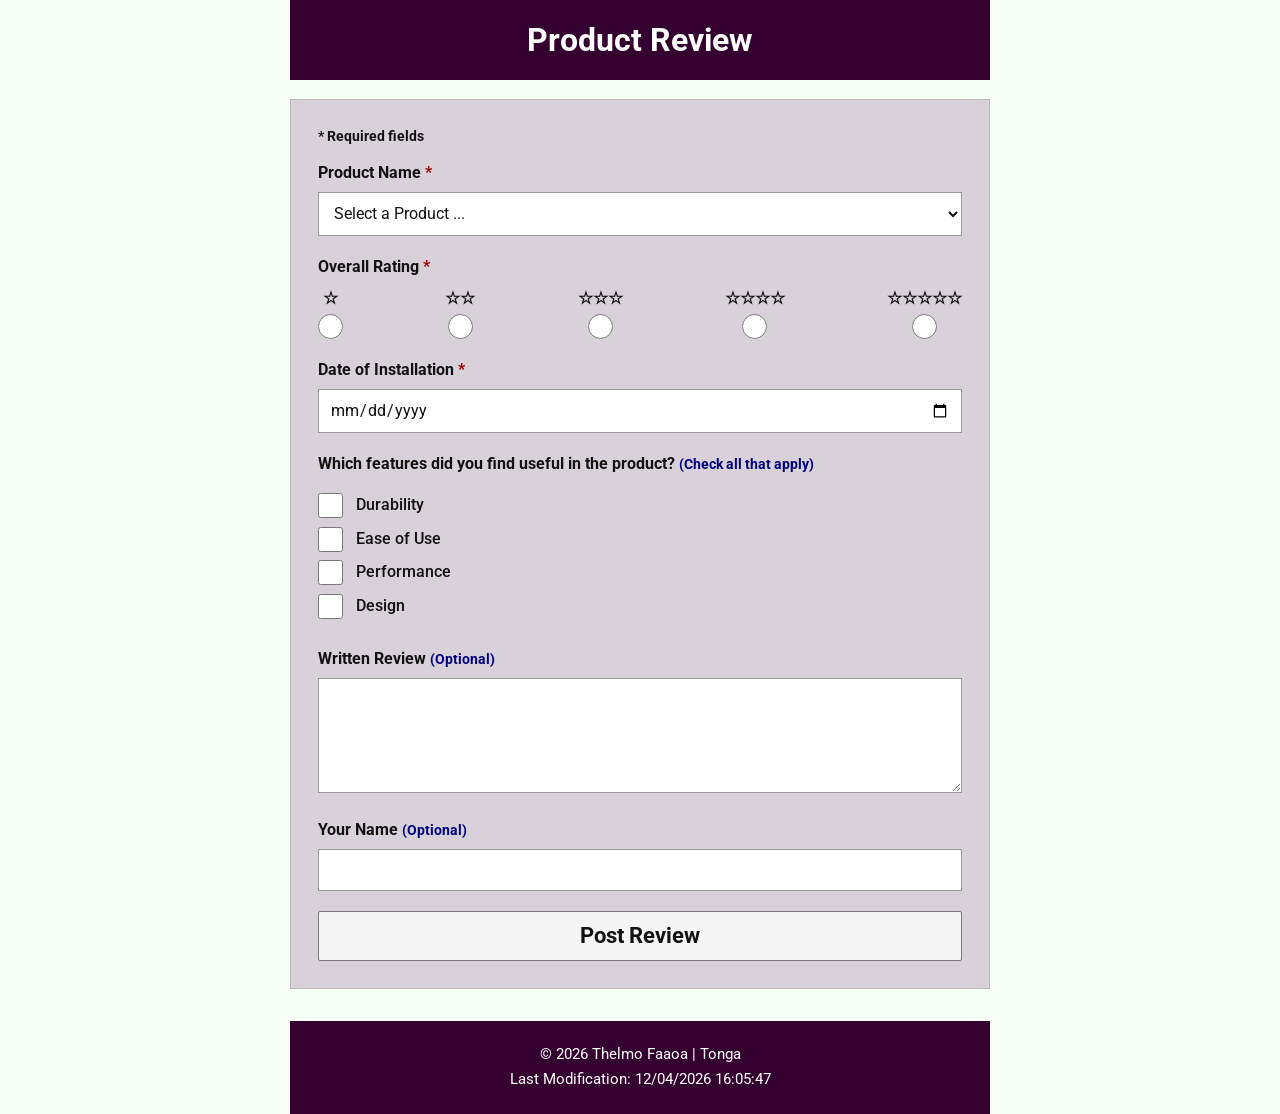
<file: form.html>
<!DOCTYPE html>
<html lang="en">
<head>
    <meta charset="UTF-8">
    <meta name="viewport" content="width=device-width, initial-scale=1.0">

    <meta name="description" content="WDD 131 Product Review Form for submitting a product review.">
    <meta name="author" content="Thelmo Faaoa">

    <title>Product Review | WDD 131</title>

    <link rel="preconnect" href="https://fonts.googleapis.com">
    <link rel="preconnect" href="https://fonts.gstatic.com" crossorigin>
    <link href="https://fonts.googleapis.com/css2?family=Roboto:wght@400;500;700&display=swap" rel="stylesheet">

    <link rel="stylesheet" href="styles/form.css">
    <script src="scripts/form.js" defer></script>
</head>

<body>
    <header>
        <h1>Product Review</h1>
    </header>

    <main>
        <form method="get" action="review.html">

            <p class="required-note">
                <span aria-hidden="true">*</span> Required fields
            </p>

            <div class="form-group">
                <label for="productName">
                    Product Name <span class="required" aria-hidden="true">*</span>
                </label>

                <select id="productName" name="productName" required>
                    <option value="" disabled selected>Select a Product ...</option>
                </select>
            </div>

            <fieldset>
                <legend>
                    Overall Rating
                    <span class="required" aria-hidden="true">*</span>
                </legend>

                <div class="rating">
                    <label for="rating1">
                        <span class="stars">☆</span>
                        <input type="radio" id="rating1" name="rating" value="1" required>
                        <span class="sr-only">1 star</span>
                    </label>

                    <label for="rating2">
                        <span class="stars">☆☆</span>
                        <input type="radio" id="rating2" name="rating" value="2" required>
                        <span class="sr-only">2 stars</span>
                    </label>

                    <label for="rating3">
                        <span class="stars">☆☆☆</span>
                        <input type="radio" id="rating3" name="rating" value="3" required>
                        <span class="sr-only">3 stars</span>
                    </label>

                    <label for="rating4">
                        <span class="stars">☆☆☆☆</span>
                        <input type="radio" id="rating4" name="rating" value="4" required>
                        <span class="sr-only">4 stars</span>
                    </label>

                    <label for="rating5">
                        <span class="stars">☆☆☆☆☆</span>
                        <input type="radio" id="rating5" name="rating" value="5" required>
                        <span class="sr-only">5 stars</span>
                    </label>
                </div>
            </fieldset>

            <div class="form-group">
                <label for="installDate">
                    Date of Installation
                    <span class="required" aria-hidden="true">*</span>
                </label>

                <input type="date" id="installDate" name="installDate" required>
            </div>

            <fieldset>
                <legend>
                    Which features did you find useful in the product?
                    <span class="optional">(Check all that apply)</span>
                </legend>

                <label for="feature1">
                    <input type="checkbox" id="feature1" name="features" value="Durability">
                    Durability
                </label>

                <label for="feature2">
                    <input type="checkbox" id="feature2" name="features" value="Ease of Use">
                    Ease of Use
                </label>

                <label for="feature3">
                    <input type="checkbox" id="feature3" name="features" value="Performance">
                    Performance
                </label>

                <label for="feature4">
                    <input type="checkbox" id="feature4" name="features" value="Design">
                    Design
                </label>
            </fieldset>

            <div class="form-group">
                <label for="writtenReview">
                    Written Review <span class="optional">(Optional)</span>
                </label>

                <textarea id="writtenReview" name="writtenReview"></textarea>
            </div>

            <div class="form-group">
                <label for="userName">
                    Your Name <span class="optional">(Optional)</span>
                </label>

                <input type="text" id="userName" name="userName" autocomplete="name">
            </div>

            <input type="submit" value="Post Review" class="submit-button">
        </form>
    </main>

    <footer>
        <p>&copy; <span id="currentyear"></span> Thelmo Faaoa | Tonga</p>
        <p>Last Modification: <span id="lastModified"></span></p>
    </footer>
</body>
</html>
</file>
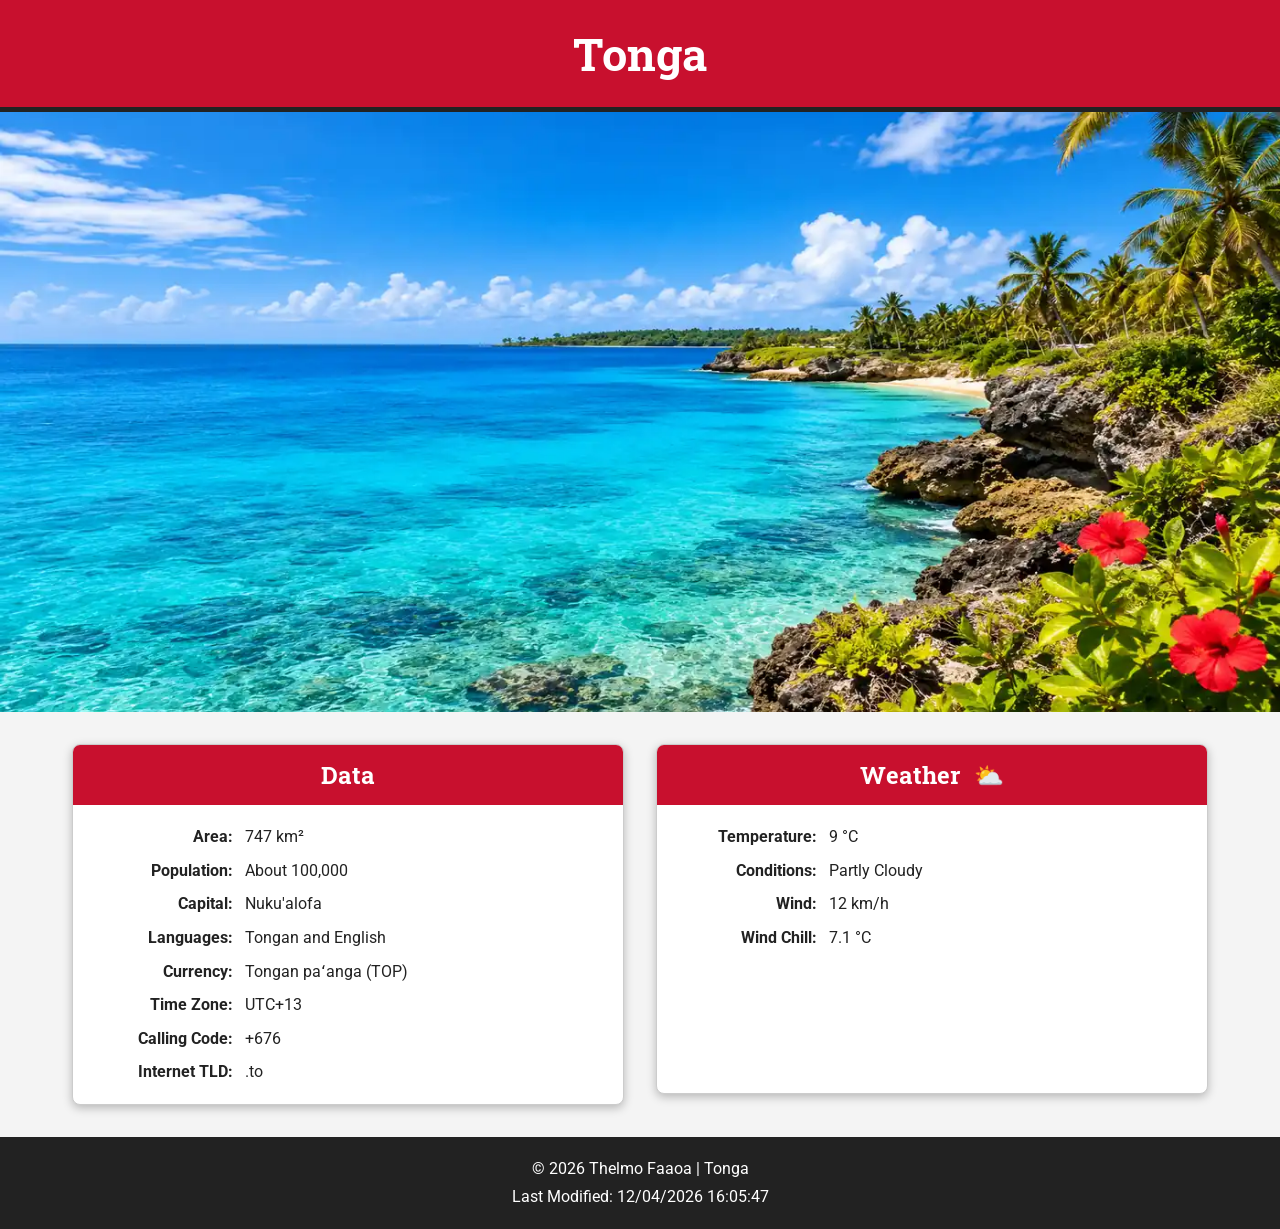
<file: place.html>
<!DOCTYPE html>
<html lang="en">
<head>
    <meta charset="UTF-8">
    <meta name="viewport" content="width=device-width, initial-scale=1.0">

    <meta name="description" content="Discover Tonga, a beautiful island kingdom in the South Pacific, including its data, culture, geography, and weather.">
    <meta name="author" content="Thelmo Faaoa">

    <title>Tonga | WDD 131 - Dynamic Web Fundamentals - Thelmo Faaoa</title>

    <link rel="preconnect" href="https://fonts.googleapis.com">
    <link rel="preconnect" href="https://fonts.gstatic.com" crossorigin>

    <link href="https://fonts.googleapis.com/css2?family=Roboto:wght@400;500;700&family=Roboto+Slab:wght@700&display=swap" rel="stylesheet">

    <link rel="stylesheet" href="styles/place.css">
    <script src="scripts/place.js" defer></script>
</head>

<body>

    <header>
        <h1>Tonga</h1>
    </header>

    <main>

        <section class="hero">
            <picture>
                <source
                    media="(max-width: 600px)"
                    srcset="images/tonga-small.webp">

                <source
                    media="(min-width: 601px)"
                    srcset="images/tonga-large.webp">

                <img
                    src="images/tonga-large.webp"
                    alt="Beautiful tropical coastline in Tonga"
                    width="1200"
                    height="600">
            </picture>
        </section>

        <section class="information">

            <article class="card data-card">
                <h2>Data</h2>

                <dl>
                    <div>
                        <dt>Area:</dt>
                        <dd>747 km²</dd>
                    </div>

                    <div>
                        <dt>Population:</dt>
                        <dd>About 100,000</dd>
                    </div>

                    <div>
                        <dt>Capital:</dt>
                        <dd>Nuku'alofa</dd>
                    </div>

                    <div>
                        <dt>Languages:</dt>
                        <dd>Tongan and English</dd>
                    </div>

                    <div>
                        <dt>Currency:</dt>
                        <dd>Tongan paʻanga (TOP)</dd>
                    </div>

                    <div>
                        <dt>Time Zone:</dt>
                        <dd>UTC+13</dd>
                    </div>

                    <div>
                        <dt>Calling Code:</dt>
                        <dd>+676</dd>
                    </div>

                    <div>
                        <dt>Internet TLD:</dt>
                        <dd>.to</dd>
                    </div>
                </dl>
            </article>

            <article class="card weather-card">
                <h2>Weather</h2>

                <img
                    class="weather-icon"
                    src="images/weather.svg"
                    alt="Partly cloudy weather"
                    width="80"
                    height="80">

                <dl>
                    <div>
                        <dt>Temperature:</dt>
                        <dd>9 °C</dd>
                    </div>

                    <div>
                        <dt>Conditions:</dt>
                        <dd>Partly Cloudy</dd>
                    </div>

                    <div>
                        <dt>Wind:</dt>
                        <dd>12 km/h</dd>
                    </div>

                    <div>
                        <dt>Wind Chill:</dt>
                        <dd><span id="windchill">N/A</span></dd>
                    </div>
                </dl>
            </article>

        </section>

    </main>

    <footer>
        <p>
            &copy; <span id="currentyear"></span>
            Thelmo Faaoa | Tonga
        </p>

        <p>
            Last Modified:
            <span id="lastModified"></span>
        </p>
    </footer>

</body>
</html>
</file>
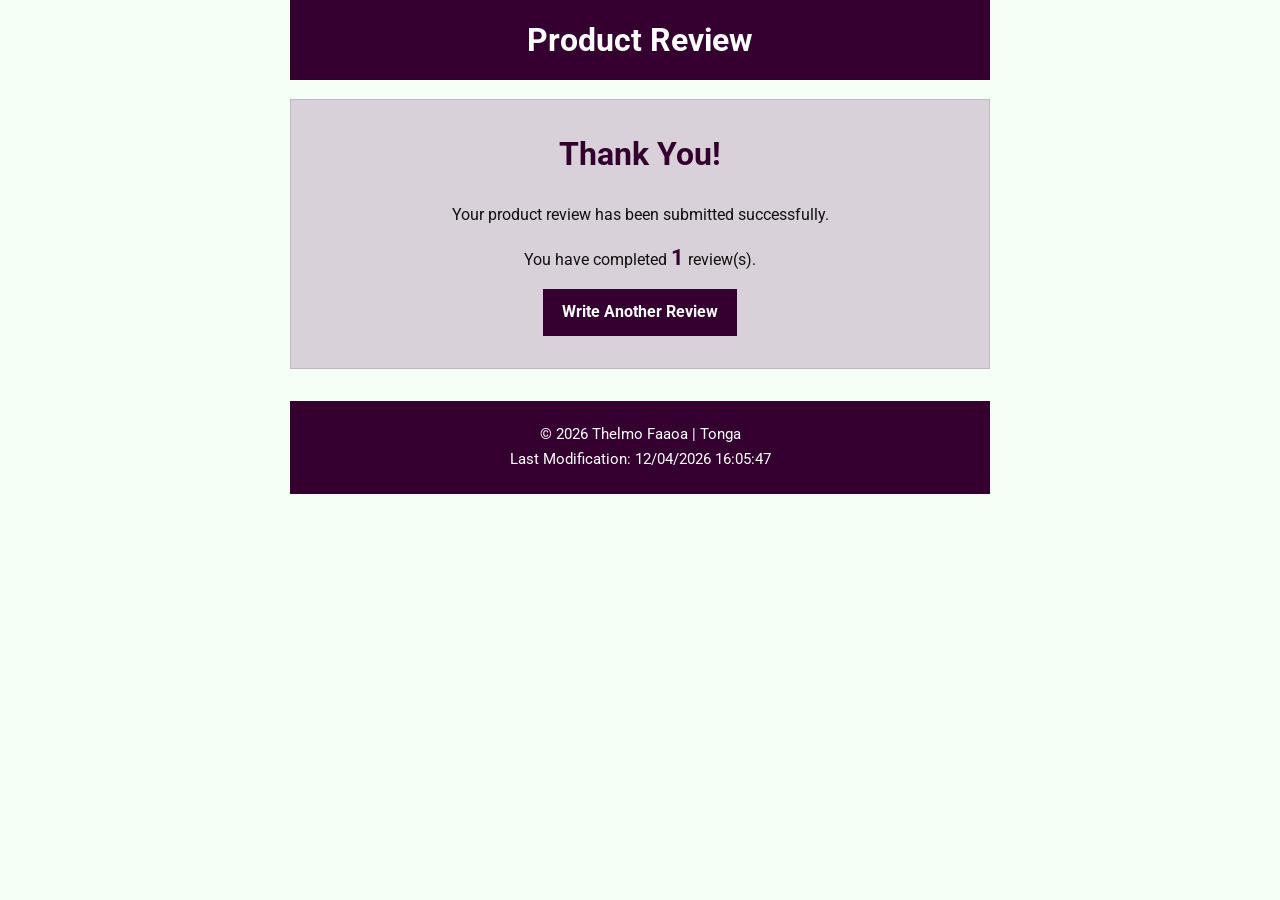
<file: review.html>
<!DOCTYPE html>
<html lang="en">
<head>
    <meta charset="UTF-8">
    <meta name="viewport" content="width=device-width, initial-scale=1.0">

    <meta name="description" content="WDD 131 Product Review confirmation page.">
    <meta name="author" content="Thelmo Faaoa">

    <title>Review Submitted | WDD 131</title>

    <link rel="preconnect" href="https://fonts.googleapis.com">
    <link rel="preconnect" href="https://fonts.gstatic.com" crossorigin>
    <link href="https://fonts.googleapis.com/css2?family=Roboto:wght@400;500;700&display=swap" rel="stylesheet">

    <link rel="stylesheet" href="styles/form.css">
    <script src="scripts/form.js" defer></script>
</head>

<body>
    <header>
        <h1>Product Review</h1>
    </header>

    <main class="confirmation">
        <section>
            <h2>Thank You!</h2>

            <p>Your product review has been submitted successfully.</p>

            <p>
                You have completed
                <strong id="reviewCount">0</strong>
                review(s).
            </p>

            <a href="form.html" class="back-button">Write Another Review</a>
        </section>
    </main>

    <footer>
        <p>&copy; <span id="currentyear"></span> Thelmo Faaoa | Tonga</p>
        <p>Last Modification: <span id="lastModified"></span></p>
    </footer>
</body>
</html>
</file>
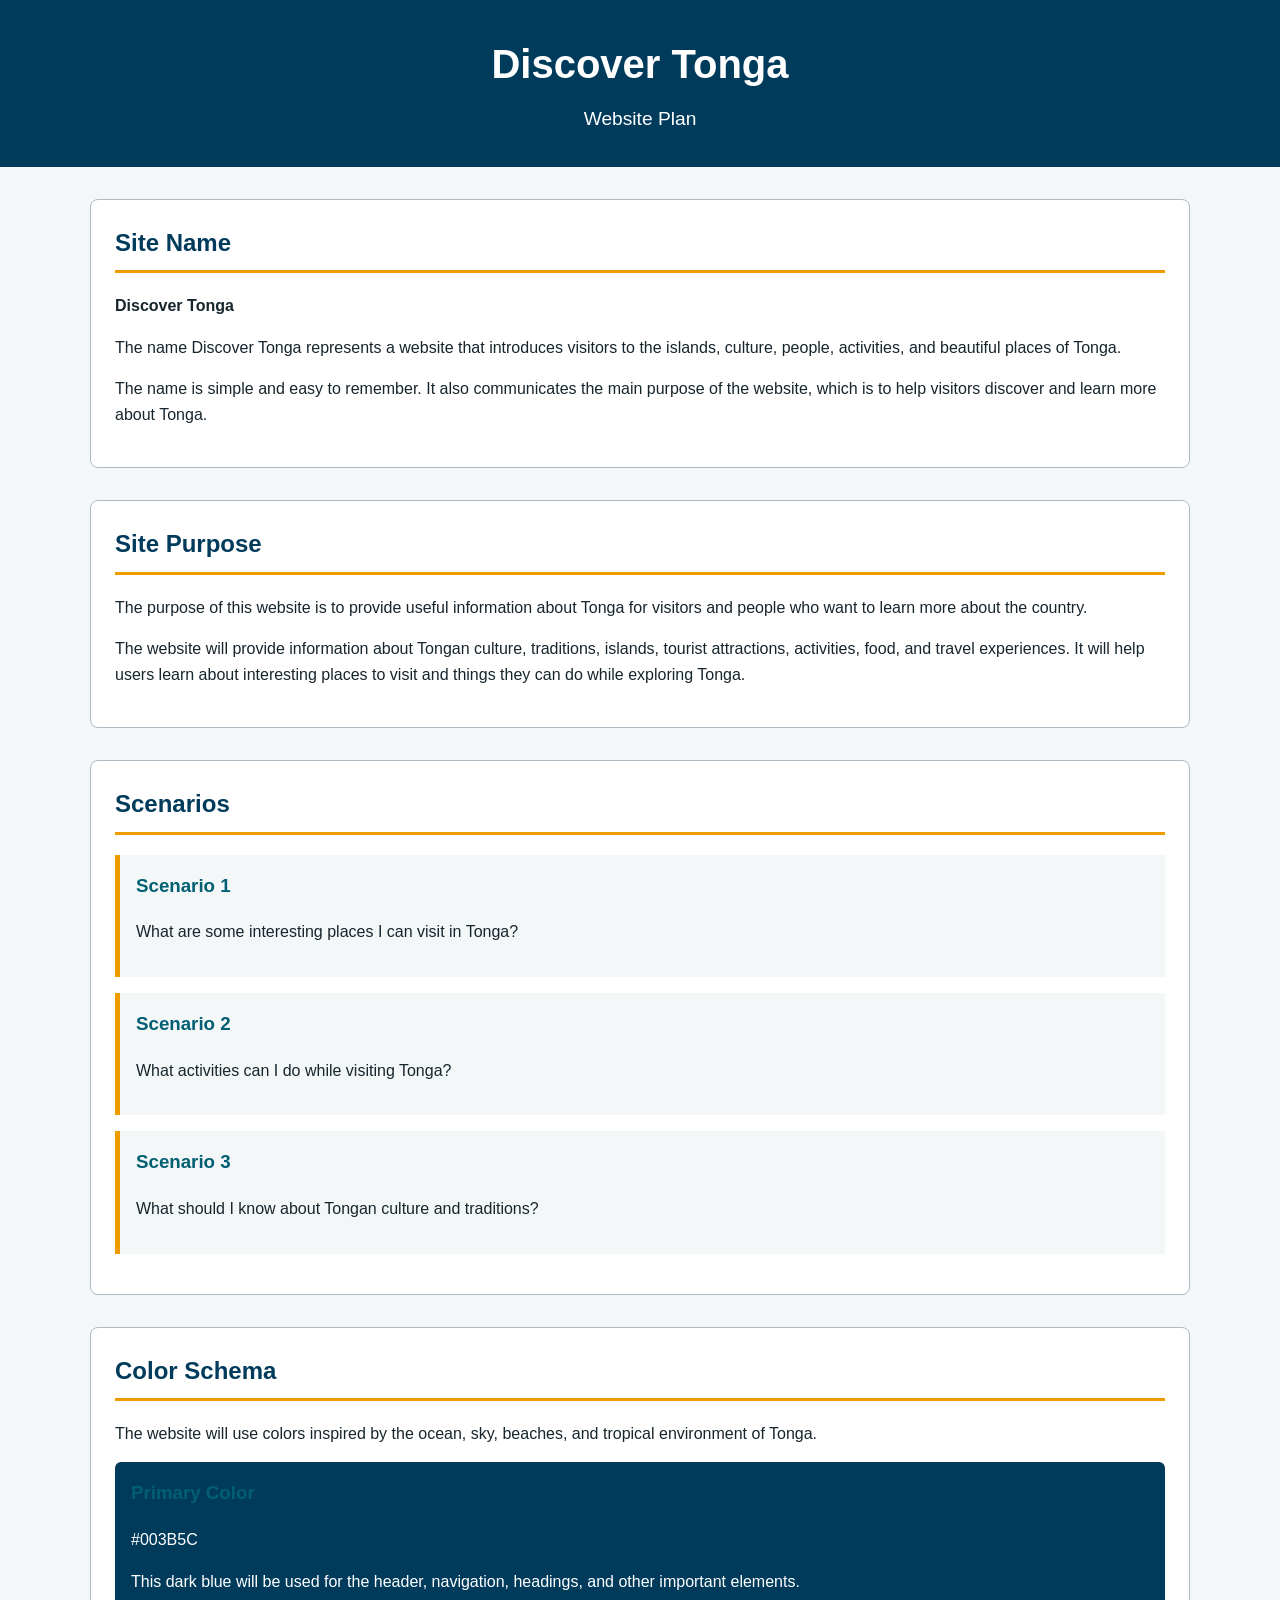
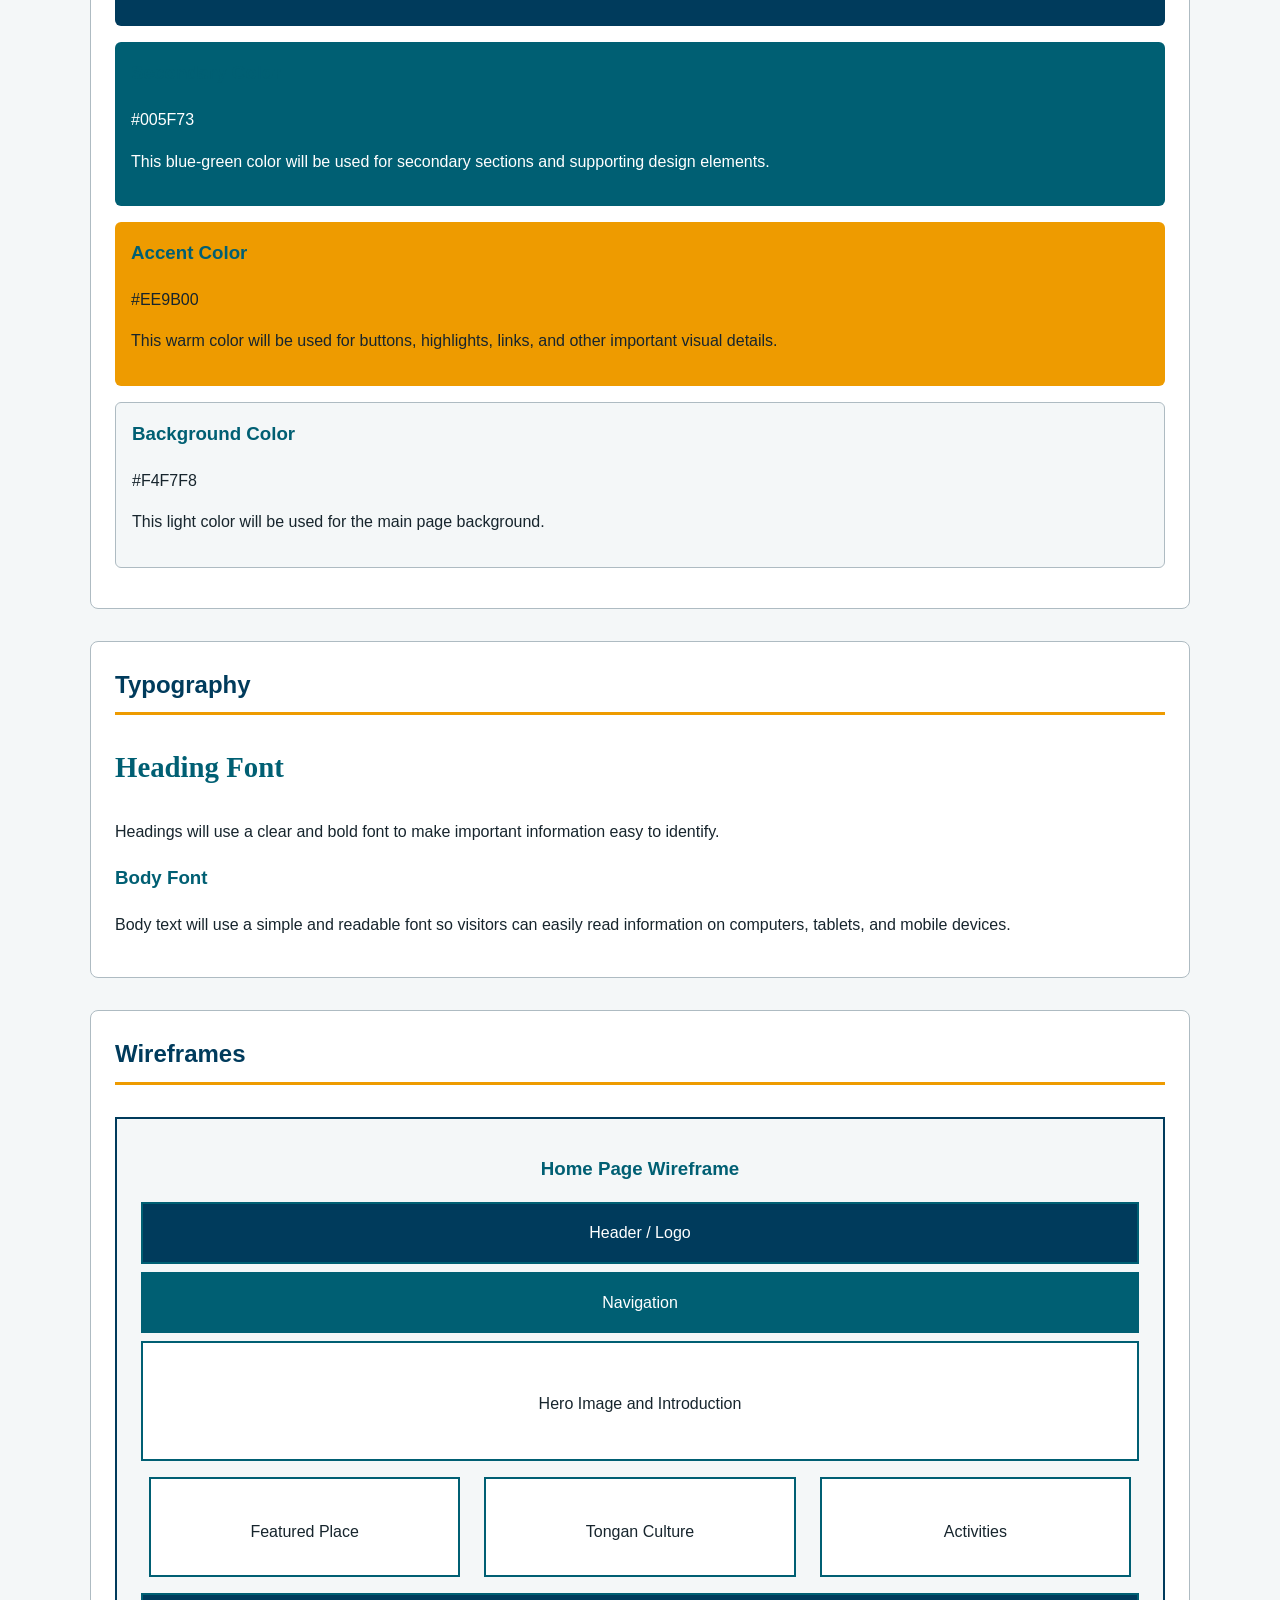
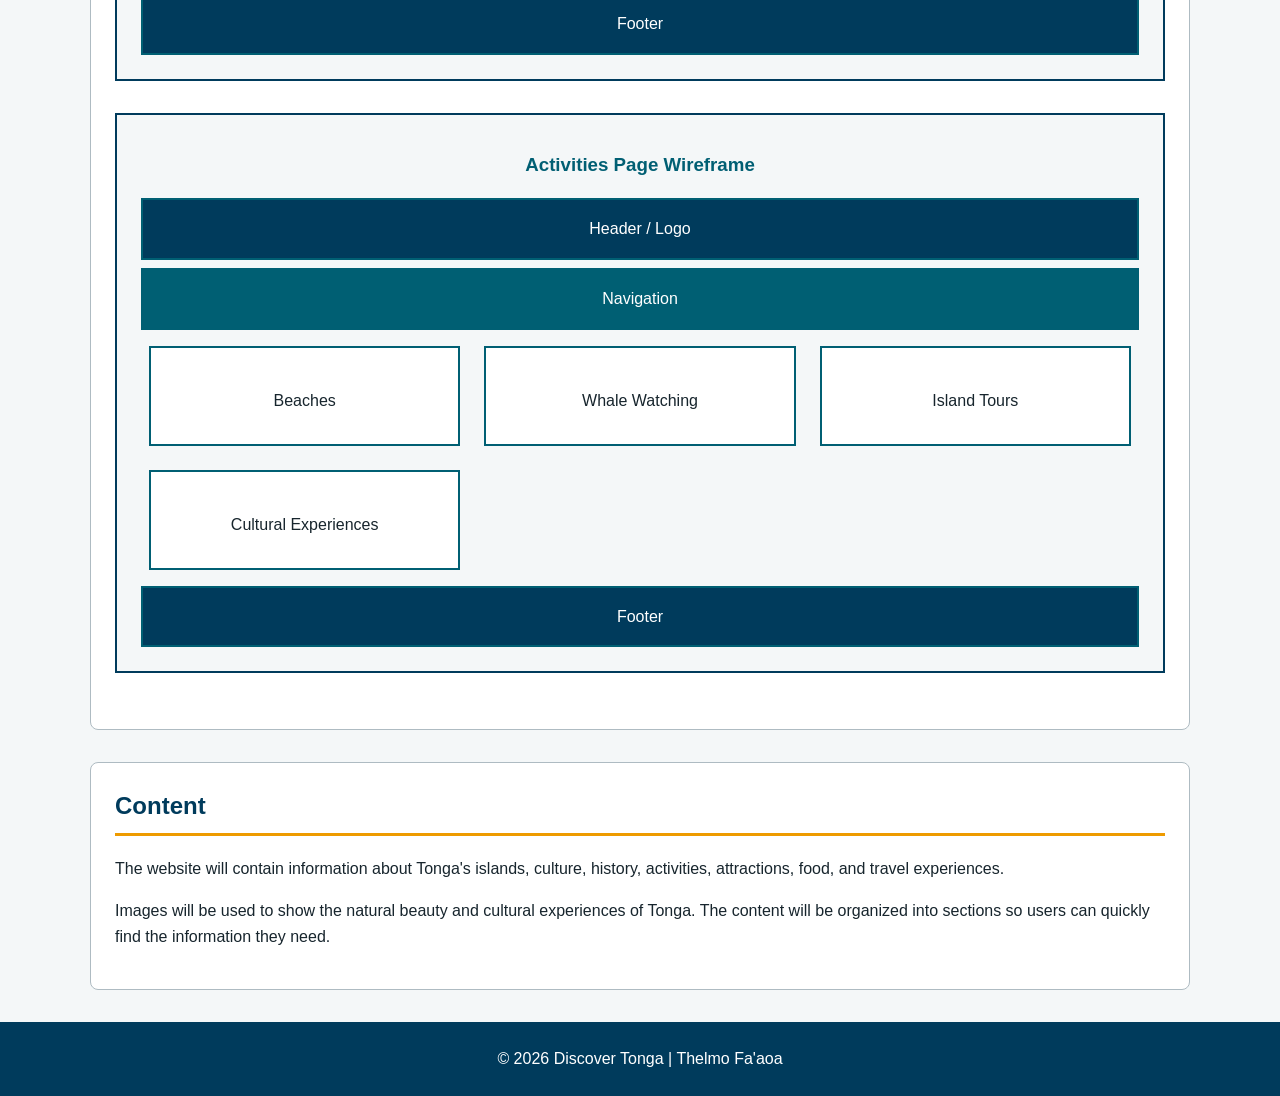
<file: project/siteplan.html>
<!DOCTYPE html>
<html lang="en">
<head>
    <meta charset="UTF-8">
    <meta name="viewport" content="width=device-width, initial-scale=1.0">

    <title>Discover Tonga | Website Plan</title>

    <meta name="description" content="Website plan for Discover Tonga, a website about the islands, culture, activities, and travel experiences of Tonga.">

    <meta name="author" content="Thelmo Fa'aoa">

    <link rel="stylesheet" href="styles/siteplan.css">
</head>

<body>
    <header>
        <h1>Discover Tonga</h1>
        <p>Website Plan</p>
    </header>

    <main>
        <section class="plan-section">
            <h2>Site Name</h2>
            <p><strong>Discover Tonga</strong></p>

            <p>
                The name Discover Tonga represents a website that introduces
                visitors to the islands, culture, people, activities, and
                beautiful places of Tonga.
            </p>

            <p>
                The name is simple and easy to remember. It also communicates
                the main purpose of the website, which is to help visitors
                discover and learn more about Tonga.
            </p>
        </section>

        <section class="plan-section">
            <h2>Site Purpose</h2>

            <p>
                The purpose of this website is to provide useful information
                about Tonga for visitors and people who want to learn more
                about the country.
            </p>

            <p>
                The website will provide information about Tongan culture,
                traditions, islands, tourist attractions, activities, food,
                and travel experiences. It will help users learn about
                interesting places to visit and things they can do while
                exploring Tonga.
            </p>
        </section>

        <section class="plan-section">
            <h2>Scenarios</h2>

            <div class="scenario">
                <h3>Scenario 1</h3>
                <p>
                    What are some interesting places I can visit in Tonga?
                </p>
            </div>

            <div class="scenario">
                <h3>Scenario 2</h3>
                <p>
                    What activities can I do while visiting Tonga?
                </p>
            </div>

            <div class="scenario">
                <h3>Scenario 3</h3>
                <p>
                    What should I know about Tongan culture and traditions?
                </p>
            </div>
        </section>

        <section class="plan-section">
            <h2>Color Schema</h2>

            <p>
                The website will use colors inspired by the ocean, sky,
                beaches, and tropical environment of Tonga.
            </p>

            <div class="color-box primary-color">
                <h3>Primary Color</h3>
                <p>#003B5C</p>
                <p>
                    This dark blue will be used for the header, navigation,
                    headings, and other important elements.
                </p>
            </div>

            <div class="color-box secondary-color">
                <h3>Secondary Color</h3>
                <p>#005F73</p>
                <p>
                    This blue-green color will be used for secondary sections
                    and supporting design elements.
                </p>
            </div>

            <div class="color-box accent-color">
                <h3>Accent Color</h3>
                <p>#EE9B00</p>
                <p>
                    This warm color will be used for buttons, highlights,
                    links, and other important visual details.
                </p>
            </div>

            <div class="color-box light-color">
                <h3>Background Color</h3>
                <p>#F4F7F8</p>
                <p>
                    This light color will be used for the main page
                    background.
                </p>
            </div>
        </section>

        <section class="plan-section">
            <h2>Typography</h2>

            <h3 class="heading-font-example">Heading Font</h3>

            <p>
                Headings will use a clear and bold font to make important
                information easy to identify.
            </p>

            <h3>Body Font</h3>

            <p class="body-font-example">
                Body text will use a simple and readable font so visitors
                can easily read information on computers, tablets, and
                mobile devices.
            </p>
        </section>

        <section class="plan-section">
            <h2>Wireframes</h2>

            <div class="wireframe">
                <h3>Home Page Wireframe</h3>

                <div class="wireframe-header">
                    Header / Logo
                </div>

                <div class="wireframe-navigation">
                    Navigation
                </div>

                <div class="wireframe-hero">
                    Hero Image and Introduction
                </div>

                <div class="wireframe-content">
                    <div class="wireframe-card">
                        Featured Place
                    </div>

                    <div class="wireframe-card">
                        Tongan Culture
                    </div>

                    <div class="wireframe-card">
                        Activities
                    </div>
                </div>

                <div class="wireframe-footer">
                    Footer
                </div>
            </div>

            <div class="wireframe">
                <h3>Activities Page Wireframe</h3>

                <div class="wireframe-header">
                    Header / Logo
                </div>

                <div class="wireframe-navigation">
                    Navigation
                </div>

                <div class="wireframe-content">
                    <div class="wireframe-card">
                        Beaches
                    </div>

                    <div class="wireframe-card">
                        Whale Watching
                    </div>

                    <div class="wireframe-card">
                        Island Tours
                    </div>

                    <div class="wireframe-card">
                        Cultural Experiences
                    </div>
                </div>

                <div class="wireframe-footer">
                    Footer
                </div>
            </div>
        </section>

        <section class="plan-section">
            <h2>Content</h2>

            <p>
                The website will contain information about Tonga's islands,
                culture, history, activities, attractions, food, and travel
                experiences.
            </p>

            <p>
                Images will be used to show the natural beauty and cultural
                experiences of Tonga. The content will be organized into
                sections so users can quickly find the information they need.
            </p>
        </section>
    </main>

    <footer>
        <p>&copy; 2026 Discover Tonga | Thelmo Fa'aoa</p>
    </footer>
</body>
</html>
</file>
<file: styles/form.css>
* {
    box-sizing: border-box;
}

body {
    margin: 0;
    font-family: "Roboto", sans-serif;
    color: #111111;
    background-color: #f5fff5;
    line-height: 1.4;
}

header {
    width: 100%;
    max-width: 700px;
    margin: 0 auto;
    padding: 1.1rem 1rem;
    background-color: #33002f;
    color: #ffffff;
    text-align: center;
}

header h1 {
    margin: 0;
    font-size: 1.8rem;
    font-weight: 700;
}

main {
    width: 92%;
    max-width: 700px;
    margin: 1.2rem auto;
}

form {
    padding: 1.4rem;
    background-color: #d9d1d9;
    border: 1px solid #c0b8c0;
}

.required-note {
    margin: 0 0 1rem;
    font-size: 0.85rem;
    font-weight: 700;
}

.required {
    color: #a00000;
    font-weight: 700;
}

.form-group {
    margin-bottom: 1.25rem;
}

.form-group > label,
legend {
    font-weight: 700;
}

.form-group > label {
    display: block;
    margin-bottom: 0.45rem;
}

.optional {
    color: #000080;
    font-size: 0.85rem;
    font-weight: 700;
}

select,
input[type="date"],
input[type="text"],
textarea {
    width: 100%;
    min-height: 42px;
    padding: 0.65rem;
    border: 1px solid #999999;
    border-radius: 0;
    background-color: #ffffff;
    color: #111111;
    font-family: inherit;
    font-size: 1rem;
}

textarea {
    min-height: 115px;
    resize: vertical;
}

fieldset {
    margin: 0 0 1.25rem;
    padding: 0;
    border: none;
}

legend {
    width: 100%;
    margin-bottom: 0.55rem;
    padding: 0;
}

.rating {
    display: flex;
    justify-content: space-between;
    align-items: flex-start;
    gap: 0.25rem;
}

.rating label {
    display: flex;
    flex-direction: column;
    align-items: center;
    cursor: pointer;
}

.stars {
    font-size: 1.05rem;
    font-weight: 700;
    white-space: nowrap;
    margin-bottom: 0.25rem;
}

.rating input[type="radio"] {
    width: 25px;
    height: 25px;
    margin: 0;
    cursor: pointer;
}

fieldset > label {
    display: block;
    margin: 0.55rem 0;
    font-weight: 500;
    cursor: pointer;
}

input[type="checkbox"] {
    width: 25px;
    height: 25px;
    margin: 0 0.55rem 0 0;
    vertical-align: middle;
    cursor: pointer;
}

.submit-button {
    width: 100%;
    min-height: 50px;
    padding: 0.65rem;
    border: 1px solid #777777;
    border-radius: 2px;
    background-color: #f5f5f5;
    color: #111111;
    font-family: inherit;
    font-size: 1.35rem;
    font-weight: 700;
    cursor: pointer;
}

.submit-button:hover {
    background-color: #ffffff;
}

select:focus,
input:focus,
textarea:focus,
.submit-button:focus {
    outline: 3px solid #8a5a00;
    outline-offset: 2px;
}

.sr-only {
    position: absolute;
    width: 1px;
    height: 1px;
    padding: 0;
    margin: -1px;
    overflow: hidden;
    clip: rect(0, 0, 0, 0);
    white-space: nowrap;
    border: 0;
}

footer {
    width: 100%;
    max-width: 700px;
    margin: 2rem auto 0;
    padding: 1.2rem 1rem;
    background-color: #33002f;
    color: #ffffff;
    text-align: center;
    font-size: 0.95rem;
}

footer p {
    margin: 0.25rem;
}

.confirmation {
    text-align: center;
}

.confirmation section {
    padding: 2rem 1.5rem;
    background-color: #d9d1d9;
    border: 1px solid #c0b8c0;
}

.confirmation h2 {
    margin-top: 0;
    color: #33002f;
    font-size: 2rem;
}

.confirmation strong {
    color: #33002f;
    font-size: 1.4rem;
}

.back-button {
    display: inline-block;
    padding: 0.75rem 1.2rem;
    background-color: #33002f;
    color: #ffffff;
    text-decoration: none;
    font-weight: 700;
}

.back-button:focus,
.back-button:hover {
    background-color: #4d0046;
}

@media (min-width: 700px) {
    header,
    main,
    footer {
        max-width: 700px;
    }

    header h1 {
        font-size: 2rem;
    }

    form {
        padding: 1.7rem;
    }
}
</file>
<file: styles/place.css>
:root {
    --primary-color: #c8102e;
    --secondary-color: #ffffff;
    --dark-color: #222222;
    --light-color: #f4f4f4;
    --card-color: #ffffff;
    --border-color: #cccccc;
    --shadow: 0 3px 10px rgba(0, 0, 0, 0.25);
}

* {
    box-sizing: border-box;
}

body {
    margin: 0;
    font-family: "Roboto", Arial, sans-serif;
    color: var(--dark-color);
    background-color: var(--light-color);
    line-height: 1.5;
}

header {
    background-color: var(--primary-color);
    color: var(--secondary-color);
    text-align: center;
    padding: 1rem;
    border-bottom: 5px solid var(--dark-color);
}

header h1 {
    margin: 0;
    font-family: "Roboto Slab", Georgia, serif;
    font-size: 2.2rem;
}

main {
    width: 100%;
    margin: 0 auto;
}

.hero {
    width: 100%;
}

.hero picture {
    display: block;
    width: 100%;
}

.hero img {
    display: block;
    width: 100%;
    height: auto;
}

.information {
    display: grid;
    grid-template-columns: 1fr;
    gap: 1.5rem;
    padding: 1.5rem;
    max-width: 1200px;
    margin: 0 auto;
}

.card {
    background-color: var(--card-color);
    border: 1px solid var(--border-color);
    border-radius: 8px;
    box-shadow: var(--shadow);
    overflow: hidden;
}

.card h2 {
    margin: 0;
    padding: 0.75rem 1rem;
    background-color: var(--primary-color);
    color: var(--secondary-color);
    font-family: "Roboto Slab", Georgia, serif;
    font-size: 1.5rem;
    text-align: center;
}

.card dl {
    margin: 0;
    padding: 1.25rem;
}

.card dl div {
    display: grid;
    grid-template-columns: 140px 1fr;
    gap: 0.75rem;
    margin-bottom: 0.6rem;
}

.card dl div:last-child {
    margin-bottom: 0;
}

.card dt {
    font-weight: 700;
    text-align: right;
}

.card dd {
    margin: 0;
}

.weather-icon {
    display: block;
    width: 70px;
    height: 70px;
    margin: 1rem auto 0.25rem;
}

footer {
    background-color: var(--dark-color);
    color: var(--secondary-color);
    text-align: center;
    padding: 1rem;
}

footer p {
    margin: 0.25rem;
}


/* ========================================
   WIDER VIEW
   ======================================== */

@media screen and (min-width: 601px) {

    header {
        padding: 1.25rem;
    }

    header h1 {
        font-size: 2.8rem;
    }

    .hero img {
        max-height: 600px;
        object-fit: cover;
    }

    .information {
        grid-template-columns: 1fr 1fr;
        align-items: start;
        padding: 2rem;
        gap: 2rem;
    }

    .card {
        min-height: 350px;
    }

    /* Hide the mobile weather SVG on wider screens */
    .weather-icon {
        display: none;
    }

    /* Required W03 pseudo-element */
    .weather-card h2::after {
        content: " ⛅";
        margin-left: 0.5rem;
    }
}


/* ========================================
   MOBILE VIEW
   ======================================== */

@media screen and (max-width: 600px) {

    .hero img {
        min-height: 250px;
        object-fit: cover;
    }

    .information {
        padding: 1rem;
    }

    .card dl div {
        grid-template-columns: 120px 1fr;
    }

    .weather-icon {
        display: block;
    }
}
</file>
<file: project/styles/siteplan.css>
:root {
    --primary: #003b5c;
    --secondary: #005f73;
    --accent: #ee9b00;
    --background: #f4f7f8;
    --white: #ffffff;
    --text: #17252d;
    --border: #aebbc2;
}

* {
    box-sizing: border-box;
}

body {
    margin: 0;
    font-family: Arial, Helvetica, sans-serif;
    line-height: 1.6;
    color: var(--text);
    background-color: var(--background);
}

header {
    padding: 2rem 1rem;
    text-align: center;
    color: var(--white);
    background-color: var(--primary);
}

header h1 {
    margin: 0;
    font-size: 2.5rem;
}

header p {
    margin: 0.5rem 0 0;
    font-size: 1.2rem;
}

main {
    width: 90%;
    max-width: 1100px;
    margin: 2rem auto;
}

.plan-section {
    margin-bottom: 2rem;
    padding: 1.5rem;
    background-color: var(--white);
    border: 1px solid var(--border);
    border-radius: 8px;
}

.plan-section h2 {
    margin-top: 0;
    padding-bottom: 0.5rem;
    color: var(--primary);
    border-bottom: 3px solid var(--accent);
}

.plan-section h3 {
    color: var(--secondary);
}

.scenario {
    margin: 1rem 0;
    padding: 1rem;
    background-color: var(--background);
    border-left: 5px solid var(--accent);
}

.scenario h3 {
    margin-top: 0;
}

.color-box {
    margin: 1rem 0;
    padding: 1rem;
    border-radius: 6px;
}

.color-box h3 {
    margin-top: 0;
}

.primary-color {
    color: var(--white);
    background-color: var(--primary);
}

.secondary-color {
    color: var(--white);
    background-color: var(--secondary);
}

.accent-color {
    color: var(--text);
    background-color: var(--accent);
}

.light-color {
    color: var(--text);
    background-color: var(--background);
    border: 1px solid var(--border);
}

.heading-font-example {
    font-family: Georgia, "Times New Roman", serif;
    font-size: 1.8rem;
}

.body-font-example {
    font-family: Arial, Helvetica, sans-serif;
}

.wireframe {
    margin: 2rem 0;
    padding: 1rem;
    border: 2px solid var(--primary);
    background-color: var(--background);
}

.wireframe h3 {
    text-align: center;
}

.wireframe-header,
.wireframe-navigation,
.wireframe-hero,
.wireframe-footer,
.wireframe-card {
    margin: 0.5rem;
    padding: 1rem;
    text-align: center;
    border: 2px solid var(--secondary);
    background-color: var(--white);
}

.wireframe-header {
    color: var(--white);
    background-color: var(--primary);
}

.wireframe-navigation {
    color: var(--white);
    background-color: var(--secondary);
}

.wireframe-hero {
    min-height: 120px;
    padding-top: 3rem;
}

.wireframe-content {
    display: grid;
    grid-template-columns: repeat(3, 1fr);
    gap: 0.5rem;
    margin: 0.5rem;
}

.wireframe-card {
    min-height: 100px;
    padding-top: 2.5rem;
}

.wireframe-footer {
    color: var(--white);
    background-color: var(--primary);
}

footer {
    padding: 1.5rem;
    text-align: center;
    color: var(--white);
    background-color: var(--primary);
}

footer p {
    margin: 0;
}

@media (max-width: 700px) {
    header h1 {
        font-size: 2rem;
    }

    main {
        width: 95%;
    }

    .plan-section {
        padding: 1rem;
    }

    .wireframe-content {
        grid-template-columns: 1fr;
    }
}
</file>
